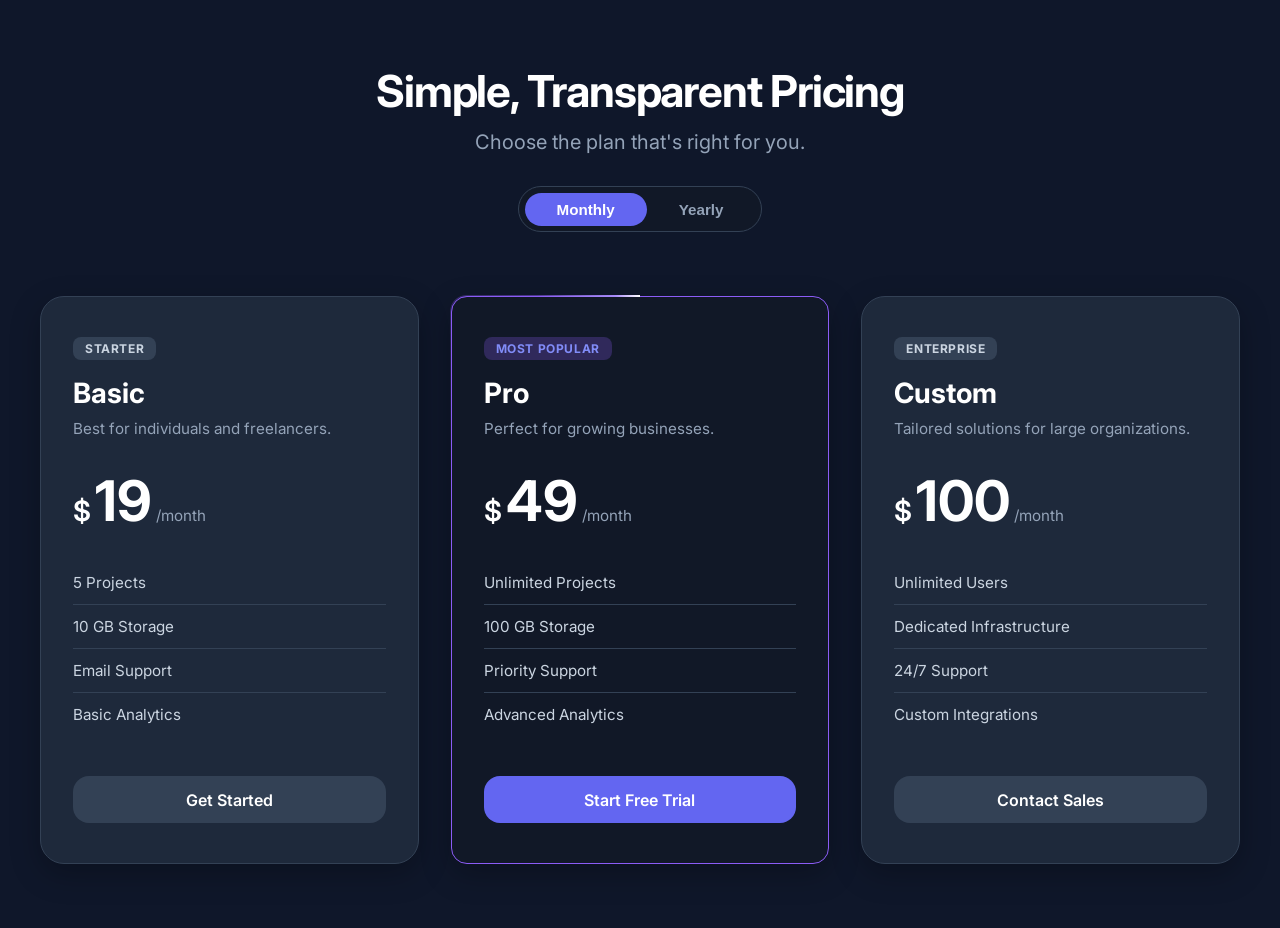
<file: 02-pricing-cards/index.html>
<!doctype html>
<html lang="en">
  <head>
    <meta charset="UTF-8" />
    <meta name="viewport" content="width=device-width, initial-scale=1.0" />
    <title>Simple, Transparent Pricing</title>
    <link rel="preconnect" href="https://fonts.googleapis.com" />
    <link rel="preconnect" href="https://fonts.gstatic.com" crossorigin />
    <link
      href="https://fonts.googleapis.com/css2?family=Inter:wght@400;500;600;700&display=swap"
      rel="stylesheet"
    />
    <link rel="stylesheet" href="styles.css" />
  </head>
  <body>
    <section class="pricing">
      <div class="pricing__container">
        <header class="pricing__header">
          <h2 class="pricing__title">Simple, Transparent Pricing</h2>
          <p class="pricing__subtitle">Choose the plan that's right for you.</p>
          <div class="pricing-toggle" id="price-toggle-container">
            <button
              class="pricing-toggle__button pricing-toggle__button--active"
            >
              Monthly
            </button>
            <button class="pricing-toggle__button">Yearly</button>
          </div>
        </header>
        <div class="pricing__grid">
          <article class="pricing-card">
            <div class="pricing-card__header">
              <span class="pricing-card__badge">Starter</span>
              <h3 class="pricing-card__plan-name">Basic</h3>
              <p class="pricing-card__plan-description">
                Best for individuals and freelancers.
              </p>
            </div>
            <div class="pricing-card__price">
              <span class="pricing-card__currency">$</span>
              <span
                class="pricing-card__amount"
                data-monthly="19"
                data-yearly="209"
                >19</span
              >
              <span
                class="pricing-card__duration"
                data-durationmonth="/month"
                data-durationyear="/Yearly"
                >/month</span
              >
            </div>
            <ul class="pricing-card__features">
              <li class="pricing-card__feature-item">5 Projects</li>
              <li class="pricing-card__feature-item">10 GB Storage</li>
              <li class="pricing-card__feature-item">Email Support</li>
              <li class="pricing-card__feature-item">Basic Analytics</li>
            </ul>
            <div class="pricing-card__footer">
              <a href="#" class="pricing-card__cta">Get Started</a>
            </div>
          </article>
          <article class="pricing-card pricing-card--featured">
            <div class="pricing-card__header">
              <span class="pricing-card__badge">Most Popular</span>
              <h3 class="pricing-card__plan-name">Pro</h3>
              <p class="pricing-card__plan-description">
                Perfect for growing businesses.
              </p>
            </div>
            <div class="pricing-card__price">
              <span class="pricing-card__currency">$</span>
              <span
                class="pricing-card__amount"
                data-monthly="49"
                data-yearly="539"
                >49</span
              >
              <span
                class="pricing-card__duration"
                data-durationmonth="/month"
                data-durationyear="/Yearly"
                >/month</span
              >
            </div>
            <ul class="pricing-card__features">
              <li class="pricing-card__feature-item">Unlimited Projects</li>
              <li class="pricing-card__feature-item">100 GB Storage</li>
              <li class="pricing-card__feature-item">Priority Support</li>
              <li class="pricing-card__feature-item">Advanced Analytics</li>
            </ul>
            <div class="pricing-card__footer">
              <a href="#" class="pricing-card__cta pricing-card__cta--featured"
                >Start Free Trial</a
              >
            </div>
          </article>
          <article class="pricing-card">
            <div class="pricing-card__header">
              <span class="pricing-card__badge">Enterprise</span>
              <h3 class="pricing-card__plan-name">Custom</h3>
              <p class="pricing-card__plan-description">
                Tailored solutions for large organizations.
              </p>
            </div>
            <div class="pricing-card__price">
              <span class="pricing-card__currency">$</span>
              <span
                class="pricing-card__amount"
                data-monthly="100"
                data-yearly="1100"
                >100</span
              >
              <span
                class="pricing-card__duration"
                data-durationmonth="/month"
                data-durationyear="/Yearly"
                >/month</span
              >
            </div>
            <ul class="pricing-card__features">
              <li class="pricing-card__feature-item">Unlimited Users</li>
              <li class="pricing-card__feature-item">
                Dedicated Infrastructure
              </li>
              <li class="pricing-card__feature-item">24/7 Support</li>
              <li class="pricing-card__feature-item">Custom Integrations</li>
            </ul>
            <div class="pricing-card__footer">
              <a href="#" class="pricing-card__cta">Contact Sales</a>
            </div>
          </article>
        </div>
      </div>
    </section>
    <script src="script.js"></script>
  </body>
</html>
</file>
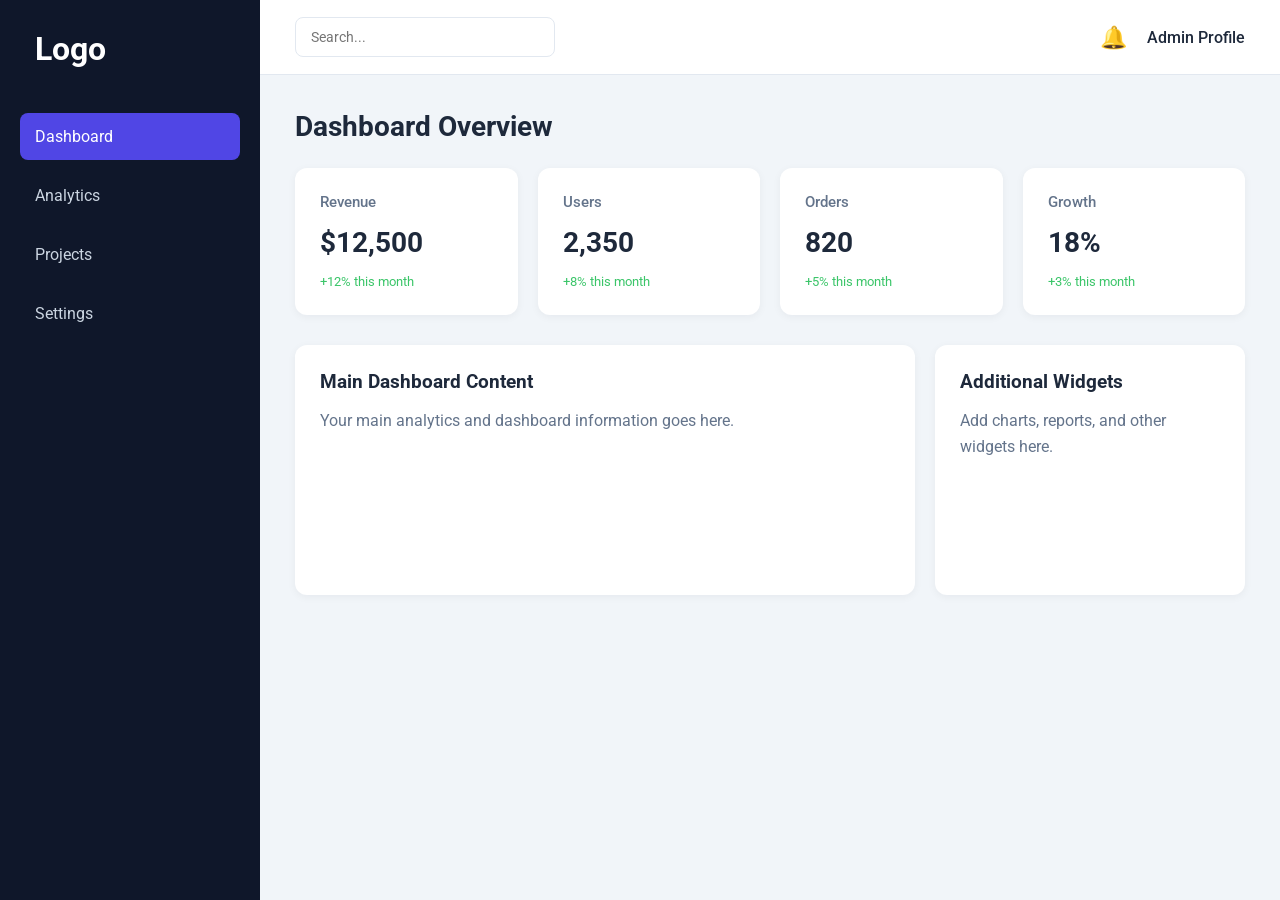
<file: 05-dashboard-layout/index.html>
<!doctype html>
<html lang="en">
  <head>
    <meta charset="UTF-8" />
    <meta name="viewport" content="width=device-width, initial-scale=1.0" />
    <title>Admin Dashboard</title>
    <link rel="stylesheet" href="styles.css" />
  </head>
  <body>
    <aside class="right_bar">
      <div class="right_bar_heading">Logo</div>
      <nav>
        <ul class="right_bar_links">
          <li><a href="#" class="active">Dashboard</a></li>
          <li><a href="#">Analytics</a></li>
          <li><a href="#">Projects</a></li>
          <li><a href="#">Settings</a></li>
        </ul>
      </nav>
    </aside>
    <div class="left_bar">
      <header class="top_bar">
        <div class="search">
          <input type="search" placeholder="Search..." />
        </div>
        <div class="profile">
          <span>🔔</span>
          <span class="profile_name">Admin Profile</span>
        </div>
      </header>
      <div class="dashboard_content">
        <h1>Dashboard Overview</h1>
        <section class="stats_grid">
          <article class="stat_card">
            <h3>Revenue</h3>
            <p>$12,500</p>
            <span>+12% this month</span>
          </article>
          <article class="stat_card">
            <h3>Users</h3>
            <p>2,350</p>
            <span>+8% this month</span>
          </article>
          <article class="stat_card">
            <h3>Orders</h3>
            <p>820</p>
            <span>+5% this month</span>
          </article>
          <article class="stat_card">
            <h3>Growth</h3>
            <p>18%</p>
            <span>+3% this month</span>
          </article>
        </section>
        <main class="main_content">
          <section class="content_card">
            <h2>Main Dashboard Content</h2>
            <p>Your main analytics and dashboard information goes here.</p>
          </section>
          <section class="content_card">
            <h2>Additional Widgets</h2>
            <p>Add charts, reports, and other widgets here.</p>
          </section>
        </main>
      </div>
    </div>
  </body>
</html>
</file>
<file: 02-pricing-cards/styles.css>
:root {
  --color-primary: #6366f1;
  --color-primary-dark: #4f46e5;
  --color-primary-light: #818cf8;
  --color-bg: #0f172a;
  --color-surface: #111827;
  --color-card: #1e293b;
  --color-card-hover: #273449;
  --color-heading: #ffffff;
  --color-text: #cbd5e1;
  --color-text-muted: #94a3b8;
  --color-border: #334155;
  --color-border-light: #475569;
  --color-success: #22c55e;
  --color-warning: #f59e0b;
  --color-danger: #ef4444;
  --color-featured: #8b5cf6;
  --color-featured-dark: #7c3aed;
  --color-featured-glow: rgba(139, 92, 246, 0.25);
  --color-btn-text: #ffffff;
  --color-btn-bg: #6366f1;
  --color-btn-hover: #4f46e5;
  --shadow-card: 0 10px 30px rgba(0, 0, 0, 0.25);
  --shadow-featured-top: 0 -5px 1px rgba(139, 92, 246, 0.25);
  --shadow-featured-right: 20px 0 40px rgba(139, 92, 246, 0.25);
  --shadow-featured-bottom: 0 20px 40px rgba(139, 92, 246, 0.25);
  --shadow-featured-left: -20px 0 40px rgba(139, 92, 246, 0.25);
  --radius-sm: 8px;
  --radius-md: 16px;
  --radius-lg: 24px;
}
* {
  margin: 0;
  padding: 0;
  box-sizing: border-box;
}
body {
  font-family: "Inter", sans-serif;
  background-color: var(--color-bg);
  color: var(--color-text);
  min-height: 100vh;
  display: flex;
  justify-content: center;
  align-items: center;
}
.pricing {
  width: 100%;
  padding: 4rem 2rem;
}
.pricing__container {
  max-width: 1200px;
  margin: 0 auto;
}
.pricing__header {
  text-align: center;
  margin-bottom: 4rem;
}
.pricing__title {
  color: var(--color-heading);
  font-size: 2.75rem;
  font-weight: 700;
  letter-spacing: -0.025em;
}
.pricing__subtitle {
  color: var(--color-text-muted);
  font-size: 1.25rem;
  margin-top: 0.75rem;
}
.pricing-toggle {
  display: inline-flex;
  background-color: var(--color-surface);
  padding: 0.35rem;
  border-radius: var(--radius-lg);
  margin-top: 2rem;
  border: 1px solid var(--color-border);
}
.pricing-toggle__button {
  background: transparent;
  color: var(--color-text-muted);
  padding: 0.5rem 2rem;
  font-size: 0.95rem;
  font-weight: 600;
  cursor: pointer;
  border: none;
  border-radius: var(--radius-lg);
  transition: all 0.3s ease;
}
.pricing-toggle__button:hover {
  color: var(--color-heading);
}
.pricing-toggle__button--active {
  background-color: var(--color-btn-bg);
  color: var(--color-btn-text);
}
.pricing-toggle__button--active:hover {
  background-color: var(--color-btn-hover);
  color: var(--color-btn-text);
}
.pricing__grid {
  display: grid;
  grid-template-columns: repeat(auto-fit, minmax(300px, 1fr));
  gap: 2rem;
  align-items: stretch;
}
.pricing-card {
  background-color: var(--color-card);
  border-radius: var(--radius-lg);
  box-shadow: var(--shadow-card);
  padding: 2.5rem 2rem;
  border: 1px solid var(--color-border);
  display: flex;
  flex-direction: column;
  transition:
    transform 0.3s ease,
    box-shadow 0.3s ease;
}
.pricing-card:hover {
  transform: translateY(-4px);
  background-color: var(--color-card-hover);
}
.pricing-card--featured {
  position: relative;
  isolation: isolate;
  background-color: var(--color-surface);
  border: 1px solid var(--color-featured);
  border-radius: 16px;
}
.pricing-card--featured::before {
  content: "";
  position: absolute;
  inset: -2px;
  border-radius: inherit;
  padding: 2px;
  background: conic-gradient(
    from var(--border-angle),
    transparent 0deg,
    transparent 300deg,
    rgba(139, 92, 246, 0.15) 320deg,
    rgba(139, 92, 246, 0.5) 340deg,
    #a78bfa 355deg,
    #ffffff 360deg
  );
  mask:
    linear-gradient(#fff 0 0) content-box,
    linear-gradient(#fff 0 0);
  -webkit-mask-composite: xor;
  mask-composite: exclude;
  animation: borderTravel 3s linear infinite;
  pointer-events: none;
  z-index: -1;
}
@property --border-angle {
  syntax: "<angle>";
  initial-value: 0deg;
  inherits: false;
}
@keyframes borderTravel {
  to {
    --border-angle: 360deg;
  }
}
.pricing-card--featured:hover {
  background-color: var(--color-surface);
}
.pricing-card__header {
  margin-bottom: 2rem;
}
.pricing-card__badge {
  display: inline-block;
  font-size: 0.75rem;
  font-weight: 700;
  text-transform: uppercase;
  letter-spacing: 0.05em;
  padding: 0.25rem 0.75rem;
  border-radius: var(--radius-sm);
  background-color: var(--color-border);
  color: var(--color-text);
  margin-bottom: 1rem;
}
.pricing-card--featured .pricing-card__badge {
  background-color: var(--color-featured-glow);
  color: var(--color-primary-light);
}
.pricing-card__plan-name {
  color: var(--color-heading);
  font-size: 1.75rem;
  font-weight: 700;
  margin-bottom: 0.5rem;
}
.pricing-card__plan-description {
  color: var(--color-text-muted);
  font-size: 0.95rem;
  line-height: 1.5;
}
.pricing-card__price {
  display: flex;
  align-items: baseline;
  gap: 0.25rem;
  margin-bottom: 2rem;
}
.pricing-card__currency {
  font-size: 1.75rem;
  font-weight: 600;
  color: var(--color-heading);
}
.pricing-card__amount {
  font-size: 3.5rem;
  font-weight: 700;
  color: var(--color-heading);
  line-height: 1;
}
.pricing-card__duration {
  font-size: 0.95rem;
  color: var(--color-text-muted);
}
.pricing-card__features {
  list-style: none;
  margin-bottom: 2.5rem;
  flex-grow: 1;
}
.pricing-card__feature-item {
  font-size: 0.95rem;
  padding: 0.75rem 0;
  border-bottom: 1px solid var(--color-border);
  color: var(--color-text);
}
.pricing-card__feature-item:last-child {
  border-bottom: none;
}
.pricing-card__footer {
  margin-top: auto;
}
.pricing-card__cta {
  display: block;
  text-align: center;
  text-decoration: none;
  background-color: var(--color-border);
  color: var(--color-heading);
  padding: 0.85rem 1.5rem;
  border-radius: var(--radius-md);
  font-weight: 600;
  font-size: 1rem;
  transition:
    background-color 0.2s ease,
    transform 0.1s ease;
}
.pricing-card__cta:hover {
  background-color: var(--color-border-light);
}
.pricing-card__cta--featured {
  background-color: var(--color-primary);
  color: var(--color-btn-text);
}
.pricing-card__cta--featured:hover {
  background-color: var(--color-primary-dark);
}
@media (max-width: 640px) {
  .pricing {
    padding: 2rem 1rem;
  }
  .pricing__title {
    font-size: 2rem;
  }
}
</file>
<file: 05-dashboard-layout/styles.css>
@import url("https://fonts.googleapis.com/css2?family=Roboto:wght@400;500;600;700&display=swap");
:root {
  --right-bar-color: #0f172a;
  --top-bar-color: #ffffff;
  --positive-color: #3bc569;
  --btn-active-hover-color: #5046e5;
  --body-color: #f1f5f9;
  --text-color: #1e293b;
  --muted-color: #64748b;
  --border-color: #e2e8f0;
}
* {
  box-sizing: border-box;
  margin: 0;
  padding: 0;
  font-family: "Roboto", sans-serif;
  list-style: none;
}
body {
  display: flex;
  min-height: 100vh;
  background: var(--body-color);
  color: var(--text-color);
}
/* Sidebar */
.right_bar {
  background-color: var(--right-bar-color);
  color: var(--top-bar-color);
  width: 260px;
  min-height: 100vh;
  padding: 30px 20px;
  flex-shrink: 0;
}
.right_bar_heading {
  font-size: 32px;
  font-weight: 700;
  margin-bottom: 45px;
  padding-left: 15px;
}
.right_bar_links {
  display: flex;
  flex-direction: column;
  gap: 12px;
}
.right_bar_links a {
  display: block;
  text-decoration: none;
  color: #cbd5e1;
  font-size: 16px;
  padding: 14px 15px;
  border-radius: 8px;
  transition: 0.3s ease;
}
.right_bar_links a:hover,
.right_bar_links a.active {
  background-color: var(--btn-active-hover-color);
  color: white;
}
/* Main Layout */
.left_bar {
  flex: 1;
  min-width: 0;
}
/* Header */
.top_bar {
  height: 75px;
  background-color: var(--top-bar-color);
  display: flex;
  justify-content: space-between;
  align-items: center;
  padding: 0 35px;
  border-bottom: 1px solid var(--border-color);
}
.search input {
  width: 260px;
  padding: 11px 15px;
  border: 1px solid var(--border-color);
  border-radius: 8px;
  outline: none;
  font-size: 14px;
}
.search input:focus {
  border-color: var(--btn-active-hover-color);
}
.profile {
  display: flex;
  align-items: center;
  gap: 20px;
  font-size: 16px;
  cursor: pointer;
}
.profile span:first-child {
  font-size: 22px;
}
.profile_name {
  font-weight: 500;
}
/* Dashboard */
.dashboard_content {
  padding: 35px;
}
.dashboard_content h1 {
  font-size: 28px;
  margin-bottom: 25px;
}
/* Statistics Cards */
.stats_grid {
  display: grid;
  grid-template-columns: repeat(4, 1fr);
  gap: 20px;
  margin-bottom: 30px;
}
.stat_card {
  background: white;
  padding: 25px;
  border-radius: 12px;
  box-shadow: 0 2px 8px rgba(15, 23, 42, 0.05);
}
.stat_card h3 {
  font-size: 15px;
  color: var(--muted-color);
  font-weight: 500;
  margin-bottom: 15px;
}
.stat_card p {
  font-size: 28px;
  font-weight: 700;
  margin-bottom: 12px;
}
.stat_card span {
  color: var(--positive-color);
  font-size: 13px;
}
/* Main Content */
.main_content {
  display: grid;
  grid-template-columns: 2fr 1fr;
  gap: 20px;
}
.content_card {
  background: white;
  padding: 25px;
  border-radius: 12px;
  min-height: 250px;
  box-shadow: 0 2px 8px rgba(15, 23, 42, 0.05);
}
.content_card h2 {
  font-size: 19px;
  margin-bottom: 15px;
}
.content_card p {
  color: var(--muted-color);
  line-height: 1.6;
}
/* Responsive Design */
@media (max-width: 1100px) {
  .stats_grid {
    grid-template-columns: repeat(2, 1fr);
  }
}
@media (max-width: 768px) {
  .right_bar {
    width: 200px;
    padding: 25px 12px;
  }
  .top_bar {
    padding: 0 20px;
  }
  .dashboard_content {
    padding: 20px;
  }
  .main_content {
    grid-template-columns: 1fr;
  }
}
@media (max-width: 550px) {
  body {
    flex-direction: column;
  }
  .right_bar {
    width: 100%;
    min-height: auto;
    padding: 15px;
  }
  .right_bar_heading {
    font-size: 25px;
    margin-bottom: 15px;
  }
  .right_bar_links {
    flex-direction: row;
    flex-wrap: wrap;
    gap: 5px;
  }
  .right_bar_links a {
    padding: 10px;
    font-size: 13px;
  }
  .top_bar {
    height: auto;
    padding: 15px;
    gap: 12px;
    flex-wrap: wrap;
  }
  .search {
    flex: 1;
    min-width: 150px;
  }
  .search input {
    width: 100%;
  }
  .profile {
    gap: 10px;
    font-size: 13px;
  }
  .stats_grid {
    grid-template-columns: 1fr;
  }
  .dashboard_content h1 {
    font-size: 23px;
  }
}
</file>
